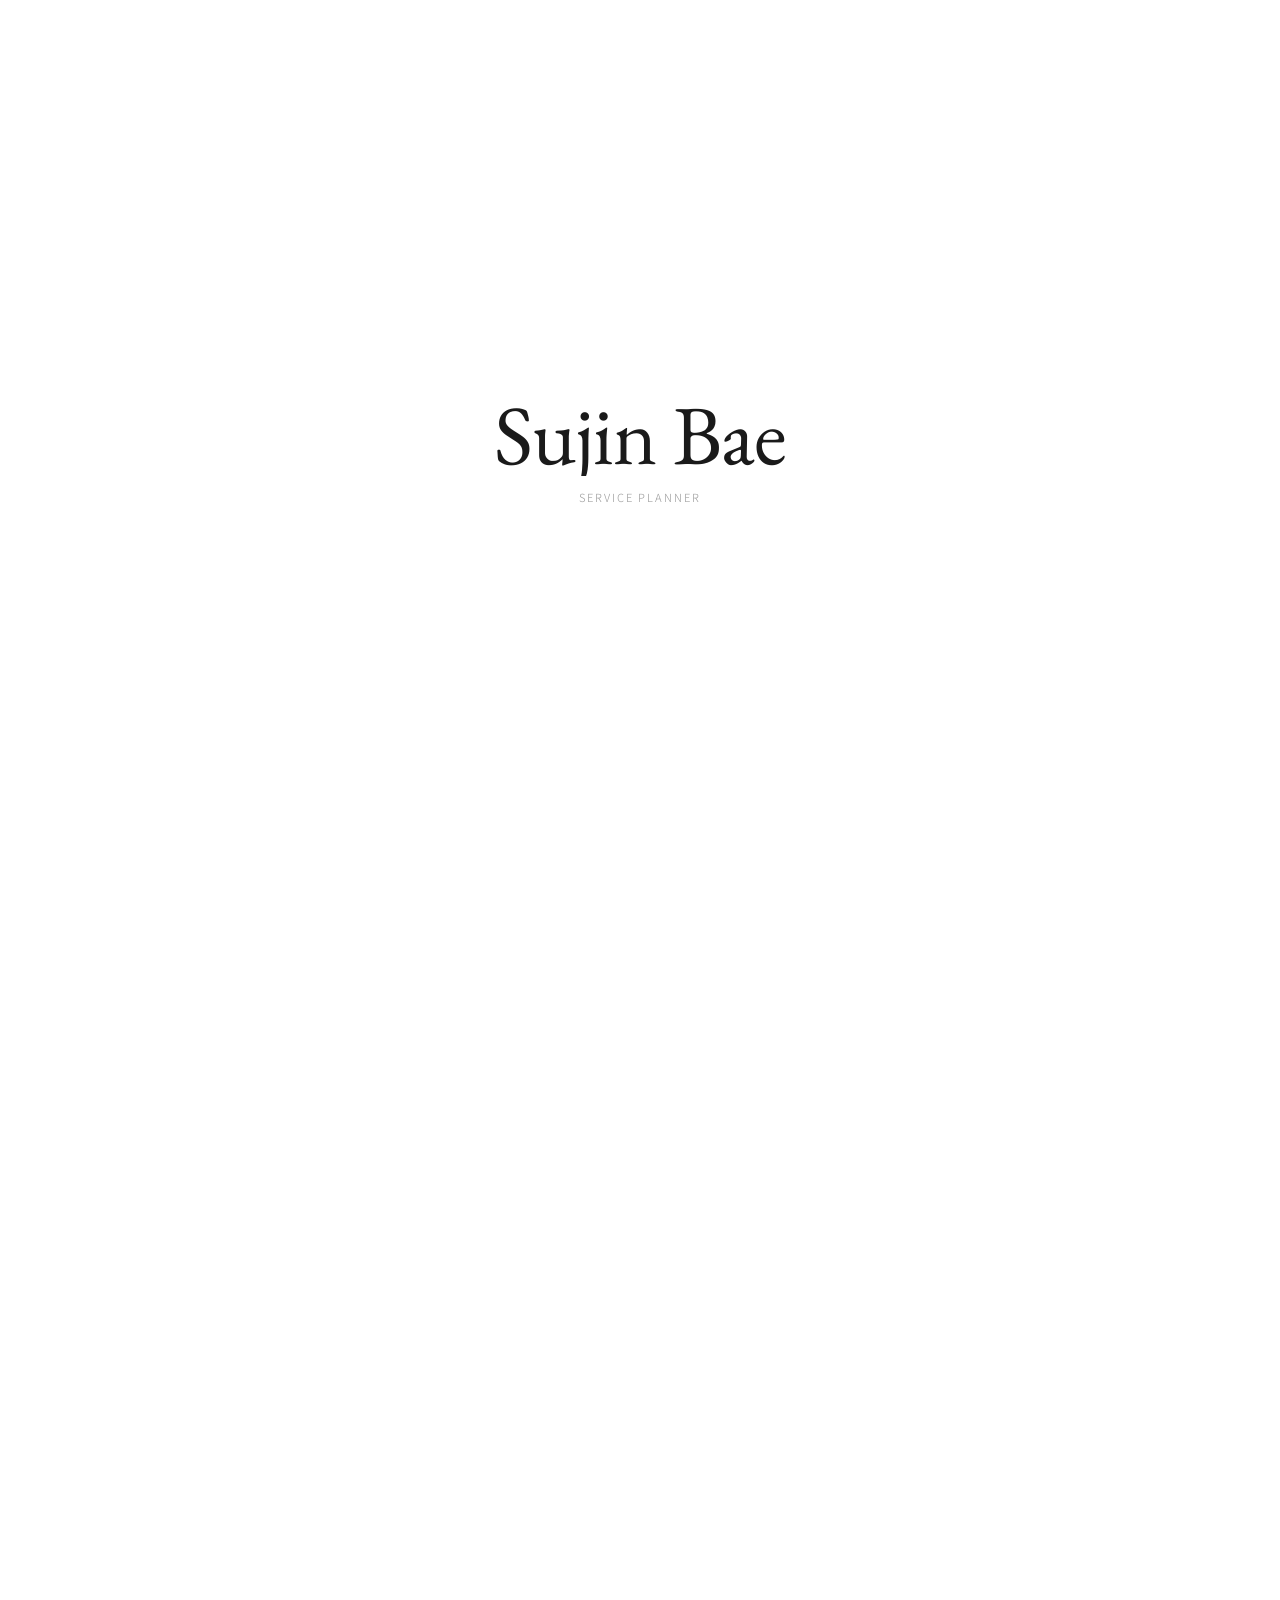
<file: index.html>
<!doctype html>
<html lang="en">
  <head>
    <meta charset="UTF-8" />
    <meta name="viewport" content="width=device-width, initial-scale=1.0" />
    <title>Sujin Bae</title>
    <link rel="stylesheet" href="style.css" />
    <link rel="preconnect" href="https://fonts.googleapis.com" />
    <link rel="preconnect" href="https://fonts.gstatic.com" crossorigin />
    <link
      href="https://fonts.googleapis.com/css2?family=EB+Garamond:ital,wght@0,400;0,500;1,400&family=Noto+Sans+KR:wght@300;400;500&display=swap"
      rel="stylesheet"
    />
  </head>
  <body>
    <!-- ===== INTRO SCREEN ===== -->
    <div class="intro" id="intro">
      <div class="intro-name">
        <span class="intro-first">Sujin</span>
        <span class="intro-last">Bae</span>
      </div>
      <p class="intro-sub">Service Planner</p>
    </div>

    <!-- ===== MAIN PAGE ===== -->
    <div class="main-page" id="mainPage">
      <!-- Header -->
      <header class="site-header">
        <a href="gallery.html" class="site-name fade-in-header">Sujin Bae</a>
        <nav class="lang-nav fade-in-header" style="animation-delay: 0.15s">
          <a href="#" class="lang active">KR</a>
          <a href="#" class="lang">EN</a>
        </nav>
        <span class="page-label fade-in-header" style="animation-delay: 0.3s"
          >About</span
        >
      </header>

      <!-- Contact Card -->
      <aside class="contact-card fade-in-header" style="animation-delay: 0.5s">
        <p><span class="contact-label">mail.</span> baesu0117@naver.com</p>
        <p><span class="contact-label">tel.</span> 010-7564-5441</p>
        <p>
          <span class="contact-label">portfolio.</span>
          <a
            href="https://www.notion.so/Baesujin_Portfolio-262aa331cda380239faec11d2535c8fe"
            target="_blank"
            >Notion</a
          >
        </p>
      </aside>

      <!-- Main Content -->
      <main class="main-grid">
        <!-- Left Column -->
        <div class="col-left">
          <!-- Intro Summary -->
          <section class="section reveal">
            <h2 class="section-title">About</h2>
            <div class="entry">
              <p class="entry-desc">
                제조·유통 기반 이커머스 환경에서 온라인 MD로 출발해, 판매자와
                플랫폼 양쪽의 문제를 구조적으로 해결해 온 서비스 기획자입니다.
                사용자 조사와 로그 분석을 통해 문제를 정의하고,
                정책·지표·UI·백엔드 구조를 함께 설계해 성과로 검증하는 데 강점이
                있습니다. 배수
              </p>
            </div>
          </section>

          <!-- Education -->
          <section class="section reveal">
            <h2 class="section-title">Education</h2>
            <div class="entry reveal">
              <p class="entry-title">이화여자대학교</p>
              <p class="entry-subtitle">학사 / 산업디자인</p>
              <p class="entry-meta">2014 — 2019</p>
            </div>
          </section>

          <!-- Skills -->
          <section class="section reveal">
            <h2 class="section-title">Skills</h2>
            <div class="entry reveal">
              <p class="entry-subtitle">
                웹기획 · 서비스개선 · UX기획<br />프로덕트관리 · 플랫폼기획 ·
                시스템기획<br />데이터분석 · 서비스운영 · 기능기획
              </p>
            </div>
            <div class="entry reveal">
              <p class="entry-title">Tools</p>
              <p class="entry-subtitle">
                JIRA · Figma · Axure<br />GA · SQL · SAP · BW
              </p>
            </div>
          </section>

          <!-- Certificates -->
          <section class="section reveal">
            <h2 class="section-title">Certificates</h2>
            <div class="entry reveal">
              <p class="entry-title">SQLD</p>
            </div>
            <div class="entry reveal">
              <p class="entry-title">전자상거래관리사 2급</p>
            </div>
            <div class="entry reveal">
              <p class="entry-title">유통관리사 2급</p>
            </div>
          </section>

          <!-- Language -->
          <section class="section reveal">
            <h2 class="section-title">Language</h2>
            <div class="entry reveal">
              <p class="entry-title">영어</p>
              <p class="entry-subtitle">업무상 소통 가능</p>
            </div>
          </section>
        </div>

        <!-- Right Column -->
        <div class="col-right">
          <section class="section reveal">
            <h2 class="section-title">Work</h2>

            <!-- 나비엠알오 -->
            <div class="work-entry reveal">
              <div class="work-header">
                <p class="work-company">주식회사 나비엠알오</p>
                <p class="work-role">Manager / 전략기획본부 서비스 기획</p>
                <p class="entry-meta">2024. 05 — 재직 중 · 1년 9개월</p>
              </div>

              <ul class="project-list">
                <!-- 프로젝트 1 — 링크 준비됨 -->
                <li class="reveal">
                  <a href="#" class="project-link" data-href="">
                    <!-- href="" 안에 나중에 링크 넣으세요 -->
                    <div class="project-inner">
                      <div class="project-text">
                        <p class="project-name">
                          원스톱 증빙서류 다운로드 패널 기획
                        </p>
                        <p class="project-role-tag">
                          UX Researcher · Product Manager
                        </p>
                        <p class="project-desc">
                          기업 구매 담당자의 정산·회계 업무 효율을 높이기 위한
                          증빙서류 제공 운영 정책 및 다운로드 패널 기획. B2B
                          온라인 서베이 및 Indepth Interview 진행, 통합 증빙서류
                          다운로드 UI 설계, 빌링 백오피스 개발.
                        </p>
                        <p class="project-result">
                          → 릴리즈 후 증빙서류 관련 문의율 19% 하락 (거래명세서
                          36%, 세금계산서 33% 하락)
                        </p>
                      </div>
                      <span class="project-arrow">↗</span>
                    </div>
                  </a>
                </li>

                <!-- 프로젝트 2 -->
                <li class="reveal">
                  <a href="#" class="project-link" data-href="">
                    <div class="project-inner">
                      <div class="project-text">
                        <p class="project-name">
                          마케팅 수신동의율 개선 AB TEST
                        </p>
                        <p class="project-role-tag">Product Manager</p>
                        <p class="project-desc">
                          사업자등록 정보 입력 시 마케팅 수신동의 추가 체크박스
                          AB TEST 기획. 수신동의 ALL 거부 고객 대상 팝업 AB TEST
                          (단순 혜택 강조 vs FOMO 심리 자극) 기획.
                        </p>
                        <p class="project-result">
                          → ALL AB TEST WIN으로 릴리즈
                        </p>
                      </div>
                      <span class="project-arrow">↗</span>
                    </div>
                  </a>
                </li>

                <!-- 프로젝트 3 -->
                <li class="reveal">
                  <a href="#" class="project-link" data-href="">
                    <div class="project-inner">
                      <div class="project-text">
                        <p class="project-name">
                          핵심 서비스 강조형 웹 콘텐츠 개선
                        </p>
                        <p class="project-role-tag">Product Manager</p>
                        <p class="project-desc">
                          메인·검색결과 페이지 고객 로그 분석 후 비효율 구좌
                          추출. 유사 비즈니스 UXUI 분석 후 재해석. 메인 페이지
                          서비스 강조 bxSlider 리디자인, 검색결과 페이지 서비스
                          강조형 배너 기획.
                        </p>
                        <p class="project-result">
                          → 콘텐츠 클릭률 증가, 서비스 인입율 증대
                        </p>
                      </div>
                      <span class="project-arrow">↗</span>
                    </div>
                  </a>
                </li>

                <!-- 프로젝트 4 -->
                <li class="reveal">
                  <a href="#" class="project-link" data-href="">
                    <div class="project-inner">
                      <div class="project-text">
                        <p class="project-name">
                          시약/화학약품 전용 검색창 기획
                        </p>
                        <p class="project-role-tag">Product Manager</p>
                        <p class="project-desc">
                          시약 전문 취급몰 인식 강화 및 검색 단계 축소 목적.
                          시약류 시장 트렌드 조사, 전문 검색 랜딩페이지 기획 및
                          런칭, 브랜드 필터 기능 추가 기획.
                        </p>
                        <p class="project-result">
                          → 일반 검색창 전환율 7% 대비 전용 검색창 전환율 83%
                        </p>
                      </div>
                      <span class="project-arrow">↗</span>
                    </div>
                  </a>
                </li>

                <!-- 프로젝트 5 -->
                <li class="reveal">
                  <a href="#" class="project-link" data-href="">
                    <div class="project-inner">
                      <div class="project-text">
                        <p class="project-name">법인서비스 만족도 인터뷰</p>
                        <p class="project-role-tag">UX Researcher</p>
                        <p class="project-desc">
                          기존 법인 구매 서비스 대상자 확대에 따른 만족도 조사.
                          SQL로 인터뷰 대상자 선정, 중소·RnD 기업 대면 미팅
                          진행(3곳), 인사이트 정리 및 문서화.
                        </p>
                        <p class="project-result">
                          → 내부 의사결정 근거 자료 활용
                        </p>
                      </div>
                      <span class="project-arrow">↗</span>
                    </div>
                  </a>
                </li>

                <!-- 프로젝트 6 -->
                <li class="reveal">
                  <a href="#" class="project-link" data-href="">
                    <div class="project-inner">
                      <div class="project-text">
                        <p class="project-name">
                          WMS 작업자 Dashboard 표기 기획
                        </p>
                        <p class="project-role-tag">Product Manager</p>
                        <p class="project-desc">
                          전단지·증정품 피킹 대상자 표기를 위한 BE 로직 및
                          시스템 동봉 표기 기획. 유관부서 요구사항 정리, 화면
                          설계, DB 로직 정의, QA Test Case 기획 및 QC 진행.
                        </p>
                      </div>
                      <span class="project-arrow">↗</span>
                    </div>
                  </a>
                </li>
              </ul>
            </div>

            <!-- 깨끗한나라 -->
            <div class="work-entry reveal">
              <div class="work-header">
                <p class="work-company">깨끗한나라(주)</p>
                <p class="work-role">사원 / 온라인 영업 온라인 MD</p>
                <p class="entry-meta">2021. 10 — 2023. 06 · 1년 9개월</p>
              </div>

              <ul class="project-list">
                <li class="reveal">
                  <a href="#" class="project-link" data-href="">
                    <div class="project-inner">
                      <div class="project-text">
                        <p class="project-name">
                          네이버 스마트스토어 채널 운영
                        </p>
                        <p class="project-role-tag">Online MD · B2C</p>
                        <p class="project-desc">
                          프리미엄 기저귀 브랜드 직영몰 운영. 브랜드 스토어
                          전환, 네이버 쇼핑 페스타·라이브 등 메인 행사 참여,
                          네이버 풀필먼트 연계 물류 운영.
                        </p>
                        <p class="project-result">
                          → 평균 매출 200% 성장, 스토어 찜 수 130% 증가 (2022년
                          기준)
                        </p>
                      </div>
                      <span class="project-arrow">↗</span>
                    </div>
                  </a>
                </li>

                <li class="reveal">
                  <a href="#" class="project-link" data-href="">
                    <div class="project-inner">
                      <div class="project-text">
                        <p class="project-name">SSG닷컴 채널 운영</p>
                        <p class="project-role-tag">Online MD · B2B2C</p>
                        <p class="project-desc">
                          생활용품 전 SKU 운영 및 채널 맞춤형 행사 전략.
                          리틀쓱·우먼스위크·뷰티먼데이 등 메인 기획전 참여,
                          제휴몰 협업 프로모션 기획.
                        </p>
                      </div>
                      <span class="project-arrow">↗</span>
                    </div>
                  </a>
                </li>

                <li class="reveal">
                  <a href="#" class="project-link" data-href="">
                    <div class="project-inner">
                      <div class="project-text">
                        <p class="project-name">우아한형제들 B마트 채널 운영</p>
                        <p class="project-role-tag">Online MD · B2B</p>
                        <p class="project-desc">
                          퀵커머스 특성에 맞춘 상품 기획 및 판매 전략. 전용 상품
                          구성, B마트 행사·딜 프로모션 기획, 채널 전용 기획팩
                          제작 및 운영.
                        </p>
                        <p class="project-result">
                          → 전년 동기 대비 매출 3천 → 9천으로 약 3배 성장
                          (2022년 기준)
                        </p>
                      </div>
                      <span class="project-arrow">↗</span>
                    </div>
                  </a>
                </li>
              </ul>
            </div>
          </section>
        </div>
      </main>
    </div>
    <!-- end .main-page -->

    <script>
      // ── 인트로 → 메인 전환 ──────────────────────────
      const intro = document.getElementById("intro");
      const mainPage = document.getElementById("mainPage");

      window.addEventListener("load", () => {
        setTimeout(() => {
          intro.classList.add("intro-exit");
          setTimeout(() => {
            intro.style.display = "none";
            mainPage.classList.add("main-visible");
            startReveal();
          }, 900);
        }, 1800); // 인트로 머무는 시간
      });

      // ── 스크롤 reveal ──────────────────────────────
      function startReveal() {
        const revealEls = document.querySelectorAll(".reveal");

        revealEls.forEach((el, i) => {
          el.dataset.revealIdx = i;
        });

        const observer = new IntersectionObserver(
          (entries) => {
            entries.forEach((entry) => {
              if (entry.isIntersecting) {
                const idx = parseInt(entry.target.dataset.revealIdx);
                const delay = (idx % 6) * 0.08;
                entry.target.style.transitionDelay = `${delay}s`;
                entry.target.classList.add("visible");
                observer.unobserve(entry.target);
              }
            });
          },
          {
            threshold: 0.08,
            rootMargin: "0px 0px -40px 0px",
          },
        );

        revealEls.forEach((el) => observer.observe(el));
      }

      // ── 프로젝트 링크 클릭 ─────────────────────────
      // href=""가 비어있으면 이동 막음 (나중에 링크 채우면 자동 작동)
      document.querySelectorAll(".project-link").forEach((link) => {
        link.addEventListener("click", (e) => {
          const href = link.getAttribute("href");
          if (!href || href === "#") {
            e.preventDefault();
          }
        });
      });
    </script>
  </body>
</html>
</file>
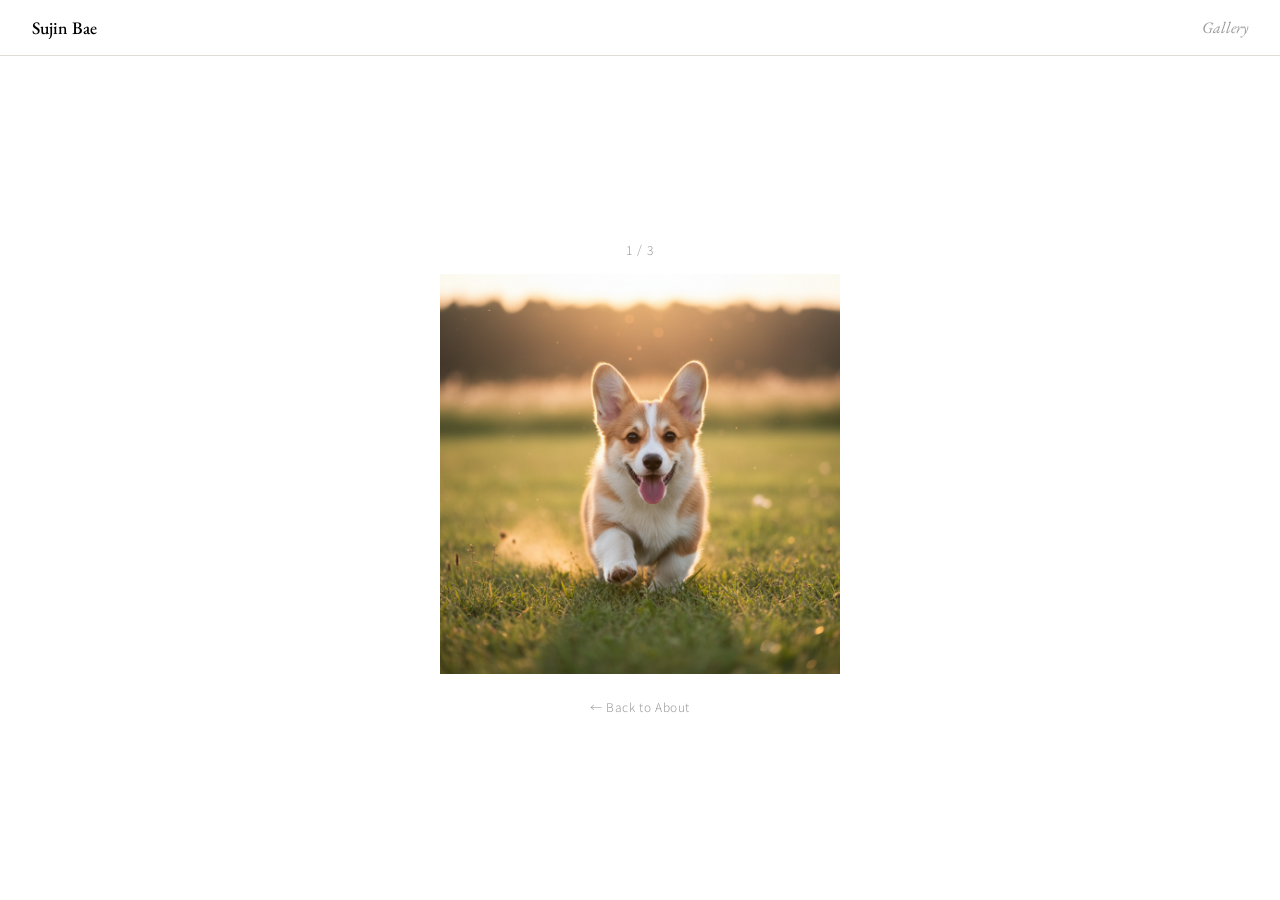
<file: gallery.html>
<!doctype html>
<html lang="ko">
  <head>
    <meta charset="UTF-8" />
    <meta name="viewport" content="width=device-width, initial-scale=1.0" />
    <title>Sujin Bae</title>
    <link rel="stylesheet" href="gallery_style.css" />
    <link rel="preconnect" href="https://fonts.googleapis.com" />
    <link rel="preconnect" href="https://fonts.gstatic.com" crossorigin />
    <link
      href="https://fonts.googleapis.com/css2?family=EB+Garamond:ital,wght@0,400;0,500;1,400&family=Noto+Sans+KR:wght@300;400;500&display=swap"
      rel="stylesheet"
    />
  </head>
  <body>
    <!-- Header -->
    <header class="site-header">
      <span class="site-name">Sujin Bae</span>
      <span class="page-label">Gallery</span>
    </header>

    <!-- Gallery -->
    <main class="gallery-wrap">
      <div class="image-counter">
        <span id="currentNum">1</span> / <span id="totalNum">3</span>
      </div>

      <div class="image-stage" id="imageStage">
        <img src="" alt="gallery image" id="galleryImg" class="gallery-img" />
        <div class="click-hint">click to next →</div>
      </div>

      <a href="index.html" class="back-link">← Back to About</a>
    </main>

    <script>
      const images = [
        "source/gae_01.png",
        "source/gae_02.png",
        "source/gae_03.png",
      ];

      const totalNum = document.getElementById("totalNum");
      const currentNum = document.getElementById("currentNum");
      const galleryImg = document.getElementById("galleryImg");
      const imageStage = document.getElementById("imageStage");

      totalNum.textContent = images.length;

      let order = [...images].sort(() => Math.random() - 0.5);
      let currentIndex = 0;

      function showImage(index) {
        galleryImg.classList.remove("img-visible");
        galleryImg.classList.add("img-hidden");

        setTimeout(() => {
          galleryImg.src = order[index];
          currentNum.textContent = index + 1;
          galleryImg.classList.remove("img-hidden");
          galleryImg.classList.add("img-visible");
        }, 300);
      }

      showImage(currentIndex);

      imageStage.addEventListener("click", () => {
        currentIndex = (currentIndex + 1) % order.length;
        showImage(currentIndex);
      });
    </script>
  </body>
</html>
</file>
<file: style.css>
/* ========================================
   CSS Variables & Reset
   ======================================== */
:root {
  --color-bg: #ffffff;
  --color-text: #1a1a1a;
  --color-meta: #999;
  --color-border: #e0ddd8;
  --color-contact-bg: #fff;
  --font-body: "Noto Sans KR", sans-serif;
  --font-serif: "EB Garamond", serif;
  --spacing-xs: 4px;
  --spacing-sm: 8px;
  --spacing-md: 16px;
  --spacing-lg: 32px;
  --spacing-xl: 56px;
  --header-height: 56px;
}

*,
*::before,
*::after {
  box-sizing: border-box;
  margin: 0;
  padding: 0;
}

html {
  font-size: 14px;
  -webkit-font-smoothing: antialiased;
}

body {
  background-color: var(--color-bg);
  color: var(--color-text);
  font-family: var(--font-body);
  font-weight: 300;
  line-height: 1.7;
  min-height: 100vh;
  overflow-x: hidden;
}

/* ========================================
   Intro Screen
   ======================================== */
.intro {
  position: fixed;
  inset: 0;
  z-index: 999;
  background: #ffffff;
  display: flex;
  flex-direction: column;
  align-items: center;
  justify-content: center;
  gap: 12px;
  transition:
    opacity 0.9s cubic-bezier(0.22, 1, 0.36, 1),
    transform 0.9s cubic-bezier(0.22, 1, 0.36, 1);
}

.intro-exit {
  opacity: 0;
  transform: translateY(-24px);
}

.intro-name {
  display: flex;
  gap: 16px;
  overflow: hidden;
}

.intro-first,
.intro-last {
  font-family: var(--font-serif);
  font-size: clamp(3rem, 8vw, 6rem);
  font-weight: 400;
  letter-spacing: -0.01em;
  line-height: 1;
  display: block;
  opacity: 0;
  transform: translateY(60px);
  animation: introUp 0.9s cubic-bezier(0.22, 1, 0.36, 1) forwards;
}

.intro-first {
  animation-delay: 0.1s;
}

.intro-last {
  animation-delay: 0.25s;
}

.intro-sub {
  font-size: 0.8rem;
  letter-spacing: 0.18em;
  text-transform: uppercase;
  color: var(--color-meta);
  opacity: 0;
  animation: introUp 0.7s cubic-bezier(0.22, 1, 0.36, 1) 0.5s forwards;
}

@keyframes introUp {
  to {
    opacity: 1;
    transform: translateY(0);
  }
}

/* ========================================
   Main Page
   ======================================== */
.main-page {
  opacity: 0;
  transition: opacity 0.7s ease;
}

.main-page.main-visible {
  opacity: 1;
}

/* ========================================
   Header
   ======================================== */
.site-header {
  position: fixed;
  top: 0;
  left: 0;
  right: 0;
  z-index: 100;
  height: var(--header-height);
  display: flex;
  align-items: center;
  padding: 0 var(--spacing-lg);
  background-color: var(--color-bg);
  border-bottom: 1px solid var(--color-border);
}

.site-name {
  font-family: var(--font-serif);
  font-size: 1.1rem;
  font-weight: 500;
  letter-spacing: 0.01em;
  flex: 1;
}

.lang-nav {
  display: flex;
  gap: var(--spacing-sm);
  margin-right: auto;
  margin-left: var(--spacing-lg);
}

.lang {
  text-decoration: none;
  color: var(--color-meta);
  font-size: 0.8rem;
  letter-spacing: 0.05em;
  transition: color 0.2s;
}

.lang.active {
  color: var(--color-text);
}

.lang:hover {
  color: var(--color-text);
}

.page-label {
  font-family: var(--font-serif);
  font-style: italic;
  font-size: 1rem;
  color: var(--color-meta);
}

/* ========================================
   Contact Card
   ======================================== */
.contact-card {
  position: fixed;
  top: calc(var(--header-height) + var(--spacing-lg));
  right: var(--spacing-lg);
  z-index: 90;
  background: var(--color-contact-bg);
  border: 1px solid var(--color-border);
  padding: var(--spacing-md) var(--spacing-lg);
  line-height: 1.9;
  font-size: 0.82rem;
  color: var(--color-text);
  min-width: 220px;
}

.contact-card a {
  color: var(--color-text);
  text-decoration: underline;
  text-underline-offset: 2px;
}

.contact-label {
  color: var(--color-meta);
  margin-right: var(--spacing-xs);
}

/* ========================================
   Main Grid Layout
   ======================================== */
.main-grid {
  display: grid;
  grid-template-columns: 280px 1fr;
  gap: 0;
  margin-top: var(--header-height);
  padding: var(--spacing-xl) var(--spacing-lg);
  padding-right: calc(260px + var(--spacing-lg) * 2);
  max-width: 1200px;
}

.col-left {
  padding-right: var(--spacing-xl);
  border-right: 1px solid var(--color-border);
}

.col-right {
  padding-left: var(--spacing-xl);
}

/* ========================================
   Section
   ======================================== */
.section {
  margin-bottom: var(--spacing-xl);
}

.section-title {
  font-family: var(--font-body);
  font-size: 0.72rem;
  font-weight: 500;
  letter-spacing: 0.1em;
  text-transform: uppercase;
  color: var(--color-text);
  margin-bottom: var(--spacing-lg);
  padding-bottom: var(--spacing-sm);
  border-bottom: 1px solid var(--color-border);
}

/* ========================================
   Entry
   ======================================== */
.entry {
  margin-bottom: var(--spacing-md);
}

.entry-title {
  font-weight: 400;
  font-size: 0.9rem;
  line-height: 1.5;
  margin-bottom: 2px;
}

.entry-subtitle {
  font-size: 0.83rem;
  color: var(--color-text);
  opacity: 0.7;
  line-height: 1.7;
  margin-bottom: 2px;
}

.entry-desc {
  font-size: 0.83rem;
  line-height: 1.85;
  color: var(--color-text);
  opacity: 0.75;
}

.entry-meta {
  font-size: 0.78rem;
  color: var(--color-meta);
  margin-top: 2px;
}

/* ========================================
   Work Entry
   ======================================== */
.work-entry {
  margin-bottom: var(--spacing-xl);
}

.work-header {
  margin-bottom: var(--spacing-md);
  padding-bottom: var(--spacing-sm);
}

.work-company {
  font-family: var(--font-serif);
  font-size: 1.05rem;
  font-weight: 500;
  margin-bottom: 4px;
}

.work-role {
  font-size: 0.85rem;
  font-weight: 400;
  color: var(--color-text);
  opacity: 0.75;
  line-height: 1.6;
  margin-bottom: 2px;
}

/* ========================================
   Project List
   ======================================== */
.project-list {
  list-style: none;
  padding: 0;
}

.project-list li {
  border-top: 1px solid var(--color-border);
}

/* ========================================
   Project Link (클릭 가능 / 링크 준비)
   ======================================== */
.project-link {
  display: block;
  text-decoration: none;
  color: inherit;
  padding: var(--spacing-md) 0;
  transition: opacity 0.2s ease;
}

.project-link:hover {
  opacity: 0.55;
}

.project-inner {
  display: flex;
  align-items: flex-start;
  justify-content: space-between;
  gap: var(--spacing-md);
}

.project-text {
  flex: 1;
}

.project-name {
  font-size: 0.9rem;
  font-weight: 500;
  margin-bottom: 3px;
  line-height: 1.4;
}

.project-role-tag {
  font-size: 0.75rem;
  color: var(--color-meta);
  letter-spacing: 0.04em;
  margin-bottom: 6px;
}

.project-desc {
  font-size: 0.81rem;
  color: var(--color-text);
  opacity: 0.65;
  line-height: 1.7;
  margin-bottom: 5px;
}

.project-result {
  font-size: 0.8rem;
  color: var(--color-text);
  opacity: 0.85;
  font-weight: 400;
  line-height: 1.5;
}

.project-arrow {
  font-size: 0.85rem;
  color: var(--color-meta);
  flex-shrink: 0;
  margin-top: 2px;
  transition:
    transform 0.25s ease,
    color 0.25s ease;
}

.project-link:hover .project-arrow {
  transform: translate(3px, -3px);
  color: var(--color-text);
}

/* ========================================
   Header Fade-in
   ======================================== */
.fade-in-header {
  opacity: 0;
  animation: fadeInDown 0.7s cubic-bezier(0.22, 1, 0.36, 1) forwards;
}

@keyframes fadeInDown {
  from {
    opacity: 0;
    transform: translateY(-12px);
  }
  to {
    opacity: 1;
    transform: translateY(0);
  }
}

/* ========================================
   Scroll Reveal
   ======================================== */
.reveal {
  opacity: 0;
  transform: translateY(60px) scale(0.97);
  transition:
    opacity 0.75s cubic-bezier(0.22, 1, 0.36, 1),
    transform 0.75s cubic-bezier(0.22, 1, 0.36, 1);
  will-change: opacity, transform;
}

.reveal.visible {
  opacity: 1;
  transform: translateY(0) scale(1);
}

/* ========================================
   Responsive
   ======================================== */
@media (max-width: 960px) {
  .contact-card {
    position: static;
    margin: var(--spacing-md) var(--spacing-lg);
    min-width: unset;
  }

  .main-grid {
    grid-template-columns: 1fr;
    padding-right: var(--spacing-lg);
    padding-top: var(--spacing-lg);
  }

  .col-left {
    border-right: none;
    border-bottom: 1px solid var(--color-border);
    padding-right: 0;
    padding-bottom: var(--spacing-xl);
    margin-bottom: var(--spacing-xl);
  }

  .col-right {
    padding-left: 0;
  }
}

@media (max-width: 600px) {
  .site-header {
    padding: 0 var(--spacing-md);
  }

  .main-grid {
    padding: var(--spacing-lg) var(--spacing-md);
  }
}
.site-name {
  text-decoration: none; /* 이 줄 추가 */
  color: inherit; /* 이 줄 추가 */
}
</file>
<file: gallery_style.css>
* {
  box-sizing: border-box;
  margin: 0;
  padding: 0;
}

body {
  background: #fff;
  font-family: "Noto Sans KR", sans-serif;
  font-weight: 300;
  height: 100vh;
  display: flex;
  flex-direction: column;
  overflow: hidden;
}

.site-header {
  height: 56px;
  display: flex;
  align-items: center;
  justify-content: space-between;
  padding: 0 32px;
  border-bottom: 1px solid #e0ddd8;
  flex-shrink: 0;
}

.site-name {
  font-family: "EB Garamond", serif;
  font-size: 1.1rem;
  font-weight: 500;
}

.page-label {
  font-family: "EB Garamond", serif;
  font-style: italic;
  font-size: 1rem;
  color: #999;
}

.gallery-wrap {
  flex: 1;
  display: flex;
  flex-direction: column;
  align-items: center;
  justify-content: center;
  gap: 16px;
}

.image-counter {
  font-size: 0.75rem;
  color: #999;
  letter-spacing: 0.08em;
}

.image-stage {
  width: 400px;
  height: 400px;
  cursor: pointer;
  position: relative;
}

.gallery-img {
  width: 400px;
  height: 400px;
  object-fit: cover;
  display: block;
  transition:
    opacity 0.3s ease,
    transform 0.3s ease;
}

.img-hidden {
  opacity: 0;
  transform: scale(0.98);
}

.img-visible {
  opacity: 1;
  transform: scale(1);
}

.click-hint {
  position: absolute;
  bottom: -24px;
  right: 0;
  font-size: 0.72rem;
  color: #999;
  opacity: 0;
  transition: opacity 0.3s;
}

.image-stage:hover .click-hint {
  opacity: 1;
}

.back-link {
  font-size: 0.75rem;
  color: #999;
  text-decoration: none;
  letter-spacing: 0.05em;
  margin-top: 8px;
  transition: color 0.2s;
}

.back-link:hover {
  color: #1a1a1a;
}

@media (max-width: 600px) {
  .site-header {
    padding: 0 16px;
  }
  .image-stage {
    width: 300px;
    height: 300px;
  }
  .gallery-img {
    width: 300px;
    height: 300px;
  }
}
</file>
